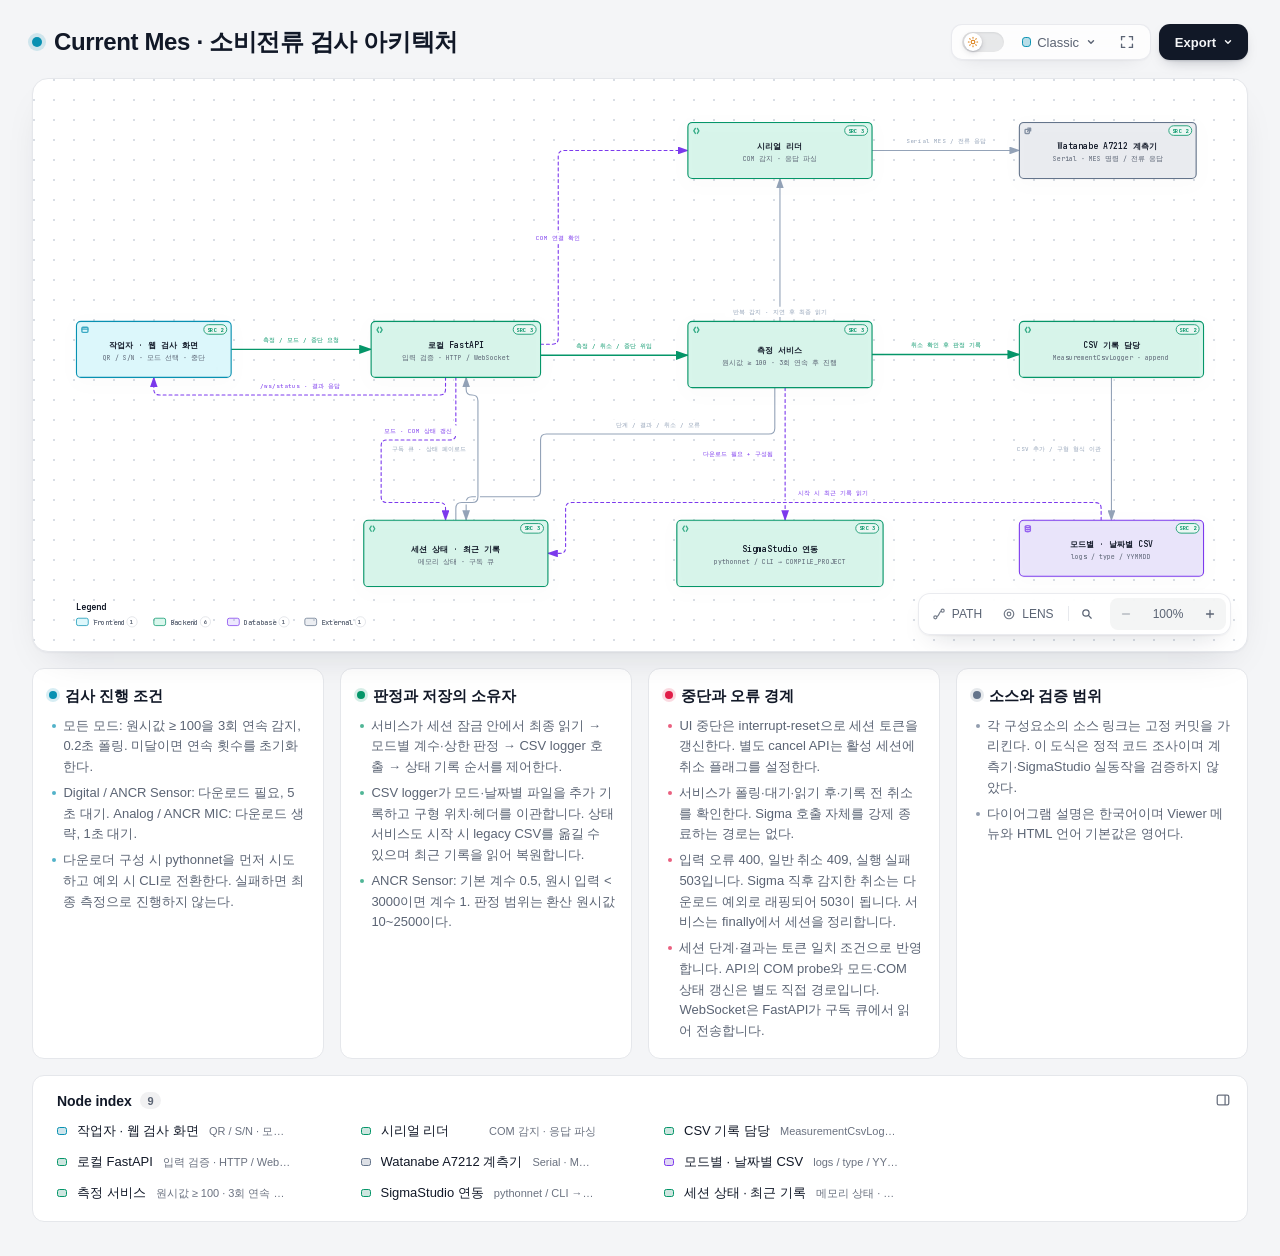
<file: docs/index.html>
<!doctype html>
<html lang="ko"><head><meta charset="utf-8"><meta name="viewport" content="width=device-width,initial-scale=1"><meta http-equiv="refresh" content="0; url=architecture/"><title>Current_Mes_Dev architecture</title></head><body><p><a href="architecture/">인터랙티브 아키텍처 열기</a></p></body></html>
</file>
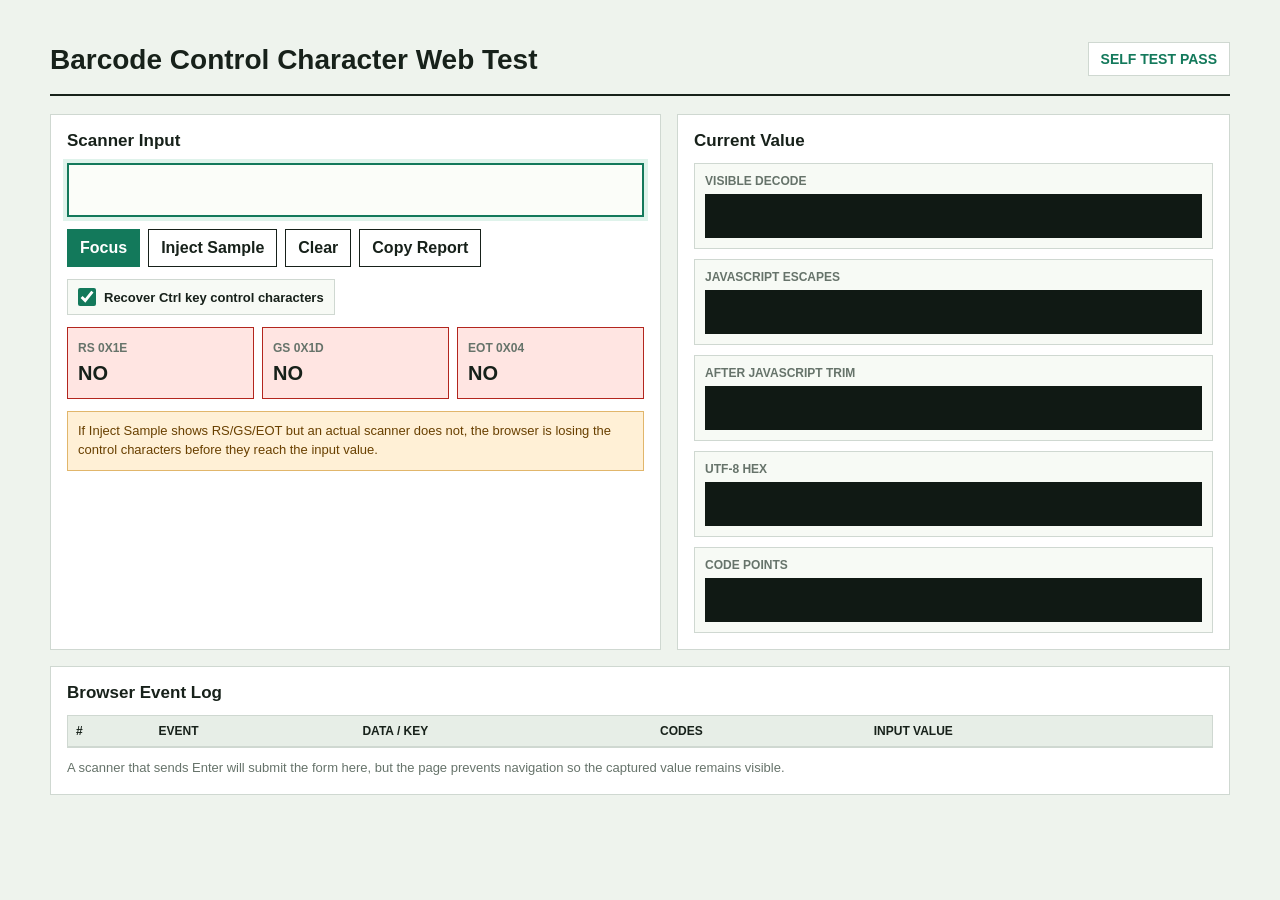
<file: tools/barcode/barcode_web_control_char_test.html>
<!doctype html>
<html lang="ko">
<head>
  <meta charset="utf-8">
  <meta name="viewport" content="width=device-width, initial-scale=1">
  <title>Barcode Control Character Web Test</title>
  <style>
    :root {
      --ink: #17211a;
      --muted: #66736a;
      --line: #cfd8d1;
      --panel: #f7faf5;
      --accent: #13795b;
      --accent-weak: #dff3eb;
      --warn: #b15c00;
      --warn-weak: #fff0d6;
      --bad: #b3261e;
      --bad-weak: #ffe5e2;
      --code-bg: #101914;
      --code-ink: #dff8e9;
    }

    * {
      box-sizing: border-box;
    }

    body {
      margin: 0;
      background: #eef3ed;
      color: var(--ink);
      font-family: "Segoe UI", "Malgun Gothic", sans-serif;
    }

    main {
      width: min(1180px, calc(100% - 32px));
      margin: 24px auto;
    }

    header {
      display: flex;
      align-items: end;
      justify-content: space-between;
      gap: 16px;
      padding: 18px 0;
      border-bottom: 2px solid var(--ink);
    }

    h1 {
      margin: 0;
      font-size: 28px;
      letter-spacing: 0;
    }

    .status {
      display: inline-flex;
      align-items: center;
      min-height: 34px;
      padding: 0 12px;
      border: 1px solid var(--line);
      background: white;
      font-size: 14px;
      font-weight: 700;
      white-space: nowrap;
    }

    .grid {
      display: grid;
      grid-template-columns: minmax(0, 1.05fr) minmax(320px, 0.95fr);
      gap: 16px;
      margin-top: 18px;
    }

    section {
      background: white;
      border: 1px solid var(--line);
      padding: 16px;
    }

    h2 {
      margin: 0 0 12px;
      font-size: 17px;
    }

    .scan-input {
      width: 100%;
      height: 54px;
      border: 2px solid var(--ink);
      padding: 0 14px;
      color: var(--ink);
      background: #fbfdf9;
      font-size: 20px;
      font-weight: 700;
      outline: none;
    }

    .scan-input:focus {
      border-color: var(--accent);
      box-shadow: 0 0 0 4px var(--accent-weak);
    }

    .button-row {
      display: flex;
      flex-wrap: wrap;
      gap: 8px;
      margin-top: 12px;
    }

    button {
      min-height: 38px;
      border: 1px solid var(--ink);
      padding: 0 12px;
      color: var(--ink);
      background: white;
      font: inherit;
      font-weight: 700;
      cursor: pointer;
    }

    button:hover {
      background: var(--accent-weak);
    }

    .primary {
      color: white;
      background: var(--accent);
      border-color: var(--accent);
    }

    .primary:hover {
      background: #0f674d;
    }

    .metrics {
      display: grid;
      grid-template-columns: repeat(3, 1fr);
      gap: 8px;
      margin-top: 12px;
    }

    .metric {
      min-height: 72px;
      border: 1px solid var(--line);
      padding: 10px;
      background: var(--panel);
    }

    .metric strong {
      display: block;
      margin-top: 6px;
      font-size: 20px;
    }

    .metric span {
      color: var(--muted);
      font-size: 12px;
      font-weight: 700;
      text-transform: uppercase;
    }

    .present {
      background: var(--accent-weak);
      border-color: var(--accent);
    }

    .missing {
      background: var(--bad-weak);
      border-color: var(--bad);
    }

    .readouts {
      display: grid;
      gap: 10px;
    }

    .readout {
      border: 1px solid var(--line);
      background: var(--panel);
      padding: 10px;
    }

    .readout label {
      display: block;
      margin-bottom: 6px;
      color: var(--muted);
      font-size: 12px;
      font-weight: 800;
      text-transform: uppercase;
    }

    code,
    pre {
      font-family: Consolas, "Cascadia Mono", monospace;
      letter-spacing: 0;
    }

    pre {
      min-height: 44px;
      max-height: 180px;
      margin: 0;
      overflow: auto;
      white-space: pre-wrap;
      word-break: break-all;
      color: var(--code-ink);
      background: var(--code-bg);
      padding: 10px;
      line-height: 1.45;
    }

    .event-wrap {
      grid-column: 1 / -1;
    }

    .table-shell {
      max-height: 380px;
      overflow: auto;
      border: 1px solid var(--line);
    }

    table {
      width: 100%;
      border-collapse: collapse;
      font-size: 13px;
    }

    th,
    td {
      border-bottom: 1px solid var(--line);
      padding: 8px;
      text-align: left;
      vertical-align: top;
    }

    th {
      position: sticky;
      top: 0;
      z-index: 1;
      background: #e7eee7;
      font-size: 12px;
      text-transform: uppercase;
    }

    td code {
      color: #0f3f30;
      white-space: pre-wrap;
      word-break: break-all;
    }

    .note {
      margin: 10px 0 0;
      color: var(--muted);
      font-size: 13px;
      line-height: 1.5;
    }

    .warning {
      margin-top: 12px;
      border: 1px solid #e1b66b;
      background: var(--warn-weak);
      padding: 10px;
      color: #694000;
      font-size: 13px;
      line-height: 1.45;
    }

    .option {
      display: flex;
      align-items: center;
      gap: 8px;
      width: fit-content;
      margin-top: 12px;
      border: 1px solid var(--line);
      background: var(--panel);
      padding: 8px 10px;
      font-size: 13px;
      font-weight: 700;
      cursor: pointer;
    }

    .option input {
      width: 18px;
      height: 18px;
      margin: 0;
      accent-color: var(--accent);
    }

    .self-test-pass {
      color: var(--accent);
    }

    .self-test-fail {
      color: var(--bad);
    }

    @media (max-width: 840px) {
      main {
        width: min(100% - 20px, 1180px);
        margin-top: 10px;
      }

      header,
      .grid {
        display: block;
      }

      section,
      .event-wrap {
        margin-top: 12px;
      }

      .metrics {
        grid-template-columns: 1fr;
      }
    }
  </style>
</head>
<body>
  <main>
    <header>
      <h1>Barcode Control Character Web Test</h1>
      <div id="self-test-status" class="status">SELF TEST...</div>
    </header>

    <div class="grid">
      <section>
        <h2>Scanner Input</h2>
        <form id="scan-form" autocomplete="off">
          <input
            id="scan-input"
            class="scan-input"
            type="text"
            lang="en"
            inputmode="latin"
            autocomplete="off"
            autocapitalize="off"
            autocorrect="off"
            spellcheck="false"
            autofocus
          >
        </form>
        <div class="button-row">
          <button id="focus-button" class="primary" type="button">Focus</button>
          <button id="sample-button" type="button">Inject Sample</button>
          <button id="clear-button" type="button">Clear</button>
          <button id="copy-button" type="button">Copy Report</button>
        </div>
        <label class="option">
          <input id="recover-control-keys" type="checkbox" checked>
          Recover Ctrl key control characters
        </label>
        <div class="metrics">
          <div id="rs-metric" class="metric missing">
            <span>RS 0x1E</span>
            <strong>NO</strong>
          </div>
          <div id="gs-metric" class="metric missing">
            <span>GS 0x1D</span>
            <strong>NO</strong>
          </div>
          <div id="eot-metric" class="metric missing">
            <span>EOT 0x04</span>
            <strong>NO</strong>
          </div>
        </div>
        <div class="warning">
          If Inject Sample shows RS/GS/EOT but an actual scanner does not, the browser is losing the control characters before they reach the input value.
        </div>
      </section>

      <section>
        <h2>Current Value</h2>
        <div class="readouts">
          <div class="readout">
            <label>Visible Decode</label>
            <pre id="visible-output"></pre>
          </div>
          <div class="readout">
            <label>JavaScript Escapes</label>
            <pre id="escaped-output"></pre>
          </div>
          <div class="readout">
            <label>After JavaScript Trim</label>
            <pre id="trimmed-output"></pre>
          </div>
          <div class="readout">
            <label>UTF-8 Hex</label>
            <pre id="hex-output"></pre>
          </div>
          <div class="readout">
            <label>Code Points</label>
            <pre id="codepoint-output"></pre>
          </div>
        </div>
      </section>

      <section class="event-wrap">
        <h2>Browser Event Log</h2>
        <div class="table-shell">
          <table>
            <thead>
              <tr>
                <th>#</th>
                <th>Event</th>
                <th>Data / Key</th>
                <th>Codes</th>
                <th>Input Value</th>
              </tr>
            </thead>
            <tbody id="event-log"></tbody>
          </table>
        </div>
        <p class="note">A scanner that sends Enter will submit the form here, but the page prevents navigation so the captured value remains visible.</p>
      </section>
    </div>
  </main>

  <script>
    const RS = '\x1e';
    const GS = '\x1d';
    const EOT = '\x04';
    const SAMPLE = `[)>${RS}06${GS}VRZWP${GS}96398GR500${GS}T251226${EOT}`;
    const CONTROL_LABELS = new Map([
      [RS, 'RS'],
      [GS, 'GS'],
      [EOT, 'EOT'],
    ]);

    const scanForm = document.querySelector('#scan-form');
    const scanInput = document.querySelector('#scan-input');
    const visibleOutput = document.querySelector('#visible-output');
    const escapedOutput = document.querySelector('#escaped-output');
    const trimmedOutput = document.querySelector('#trimmed-output');
    const hexOutput = document.querySelector('#hex-output');
    const codepointOutput = document.querySelector('#codepoint-output');
    const eventLog = document.querySelector('#event-log');
    const selfTestStatus = document.querySelector('#self-test-status');
    const focusButton = document.querySelector('#focus-button');
    const sampleButton = document.querySelector('#sample-button');
    const clearButton = document.querySelector('#clear-button');
    const copyButton = document.querySelector('#copy-button');
    const recoverControlKeys = document.querySelector('#recover-control-keys');
    const metrics = {
      [RS]: document.querySelector('#rs-metric'),
      [GS]: document.querySelector('#gs-metric'),
      [EOT]: document.querySelector('#eot-metric'),
    };

    let eventIndex = 0;
    const eventHistory = [];

    function escapeHtml(value) {
      return String(value)
        .replaceAll('&', '&amp;')
        .replaceAll('<', '&lt;')
        .replaceAll('>', '&gt;')
        .replaceAll('"', '&quot;')
        .replaceAll("'", '&#039;');
    }

    function visibleText(value) {
      return Array.from(value, (character) => {
        const label = CONTROL_LABELS.get(character);
        if (label) {
          return `<${label}>`;
        }

        const codePoint = character.codePointAt(0);
        if (codePoint < 32 || codePoint === 127) {
          return `<0x${codePoint.toString(16).toUpperCase().padStart(2, '0')}>`;
        }

        return character;
      }).join('');
    }

    function jsEscapes(value) {
      return Array.from(value, (character) => {
        const codePoint = character.codePointAt(0);
        if (codePoint < 32 || codePoint === 127) {
          return `\\x${codePoint.toString(16).toUpperCase().padStart(2, '0')}`;
        }

        if (codePoint > 126) {
          return `\\u{${codePoint.toString(16).toUpperCase()}}`;
        }

        if (character === '\\') {
          return '\\\\';
        }

        return character;
      }).join('');
    }

    function utf8Hex(value) {
      return Array.from(new TextEncoder().encode(value), (byte) => (
        byte.toString(16).toUpperCase().padStart(2, '0')
      )).join(' ');
    }

    function codePoints(value) {
      return Array.from(value, (character, index) => {
        const label = CONTROL_LABELS.get(character) || character;
        const renderedLabel = CONTROL_LABELS.has(character) ? `<${label}>` : label;
        return `${index}:${renderedLabel}=U+${character.codePointAt(0).toString(16).toUpperCase().padStart(4, '0')}`;
      }).join(' ');
    }

    function controlCharacterFromCode(code) {
      if (code === RS.codePointAt(0)) {
        return RS;
      }

      if (code === GS.codePointAt(0)) {
        return GS;
      }

      if (code === EOT.codePointAt(0)) {
        return EOT;
      }

      return null;
    }

    function controlCharacterFromKeyEvent(event) {
      if (event.key && event.key.length === 1) {
        const directCharacter = controlCharacterFromCode(event.key.codePointAt(0));
        if (directCharacter !== null) {
          return directCharacter;
        }
      }

      const characterCode = event.charCode || event.which || event.keyCode || 0;
      const characterFromCode = controlCharacterFromCode(characterCode);
      if (characterFromCode !== null) {
        return characterFromCode;
      }

      if (!event.ctrlKey || event.altKey || event.metaKey) {
        return null;
      }

      const key = event.key || '';
      const code = event.code || '';
      if (key.length === 1) {
        const controlCode = key.toUpperCase().codePointAt(0) & 0x1F;
        if (controlCode === RS.codePointAt(0)) {
          return RS;
        }

        if (controlCode === GS.codePointAt(0)) {
          return GS;
        }

        if (controlCode === EOT.codePointAt(0)) {
          return EOT;
        }
      }

      if (code === 'Digit6') {
        return RS;
      }

      if (code === 'BracketRight') {
        return GS;
      }

      if (code === 'KeyD') {
        return EOT;
      }

      return null;
    }

    function insertAtCursor(input, value) {
      const start = input.selectionStart ?? input.value.length;
      const end = input.selectionEnd ?? input.value.length;
      input.value = `${input.value.slice(0, start)}${value}${input.value.slice(end)}`;
      const cursorPosition = start + value.length;
      input.setSelectionRange(cursorPosition, cursorPosition);
    }

    function recoverControlKey(event) {
      if (!recoverControlKeys.checked) {
        return;
      }

      const controlCharacter = controlCharacterFromKeyEvent(event);
      if (controlCharacter === null) {
        return;
      }

      event.preventDefault();
      insertAtCursor(scanInput, controlCharacter);
      updateReadouts();
    }

    function setMetric(character, isPresent) {
      const metric = metrics[character];
      metric.className = `metric ${isPresent ? 'present' : 'missing'}`;
      metric.querySelector('strong').textContent = isPresent ? 'YES' : 'NO';
    }

    function updateReadouts() {
      const value = scanInput.value;
      visibleOutput.textContent = visibleText(value);
      escapedOutput.textContent = jsEscapes(value);
      trimmedOutput.textContent = jsEscapes(value.trim());
      hexOutput.textContent = utf8Hex(value);
      codepointOutput.textContent = codePoints(value);
      setMetric(RS, value.includes(RS));
      setMetric(GS, value.includes(GS));
      setMetric(EOT, value.includes(EOT));
    }

    function eventCodes(event) {
      const parts = [];
      for (const key of ['key', 'code', 'keyCode', 'which', 'charCode', 'inputType']) {
        if (event[key] !== undefined && event[key] !== '') {
          parts.push(`${key}=${event[key]}`);
        }
      }

      if (event.ctrlKey || event.altKey || event.shiftKey || event.metaKey) {
        parts.push(`modifiers=${[
          event.ctrlKey ? 'Ctrl' : '',
          event.altKey ? 'Alt' : '',
          event.shiftKey ? 'Shift' : '',
          event.metaKey ? 'Meta' : '',
        ].filter(Boolean).join('+')}`);
      }

      return parts.join(' | ');
    }

    function eventData(event) {
      if (event.data !== undefined && event.data !== null) {
        return event.data;
      }

      if (event.clipboardData) {
        return event.clipboardData.getData('text/plain');
      }

      if (event.key && event.key.length === 1) {
        return event.key;
      }

      return '';
    }

    function eventSource(event) {
      if (event.target === scanInput) {
        return 'input';
      }

      if (event.target?.id) {
        return `#${event.target.id}`;
      }

      if (event.target?.tagName) {
        return event.target.tagName.toLowerCase();
      }

      return 'document';
    }

    function eventSnapshot(event) {
      const data = eventData(event);
      return {
        index: eventIndex,
        source: eventSource(event),
        type: event.type,
        data: visibleText(data),
        codes: eventCodes(event),
        value: visibleText(scanInput.value),
      };
    }

    function logEvent(event) {
      const value = scanInput.value;
      const data = eventData(event);
      eventIndex += 1;
      const snapshot = eventSnapshot(event);
      snapshot.index = eventIndex;
      eventHistory.unshift(snapshot);
      while (eventHistory.length > 80) {
        eventHistory.pop();
      }

      const row = document.createElement('tr');
      row.innerHTML = `
        <td>${eventIndex}</td>
        <td><code>${escapeHtml(`${snapshot.source}:${event.type}`)}</code></td>
        <td><code>${escapeHtml(visibleText(data))}</code></td>
        <td><code>${escapeHtml(eventCodes(event))}</code></td>
        <td><code>${escapeHtml(visibleText(value))}</code></td>
      `;
      eventLog.prepend(row);

      while (eventLog.children.length > 80) {
        eventLog.lastElementChild.remove();
      }
    }

    function buildReport() {
      const value = scanInput.value;
      const reportLines = [
        'Barcode Control Character Web Test',
        `ctrl_recovery_enabled=${recoverControlKeys.checked}`,
        `visible=${visibleText(value)}`,
        `js_escapes=${jsEscapes(value)}`,
        `js_trimmed_escapes=${jsEscapes(value.trim())}`,
        `utf8_hex=${utf8Hex(value)}`,
        `code_points=${codePoints(value)}`,
        `contains_rs=${value.includes(RS)}`,
        `contains_gs=${value.includes(GS)}`,
        `contains_eot=${value.includes(EOT)}`,
        '',
        'Recent browser events:',
      ];

      if (eventHistory.length === 0) {
        reportLines.push('(none)');
      } else {
        for (const item of eventHistory.slice(0, 20).reverse()) {
          reportLines.push(
            `${item.index}. ${item.source}:${item.type} data=${item.data} codes=${item.codes} value=${item.value}`
          );
        }
      }

      return reportLines.join('\n');
    }

    function runSelfTest() {
      const selfTestValue = `A${RS}B${GS}C${EOT}D`;
      const checks = [
        visibleText(selfTestValue) === 'A<RS>B<GS>C<EOT>D',
        jsEscapes(selfTestValue) === 'A\\x1EB\\x1DC\\x04D',
        jsEscapes(selfTestValue.trim()) === 'A\\x1EB\\x1DC\\x04D',
        controlCharacterFromKeyEvent({ ctrlKey: true, altKey: false, metaKey: false, key: '^', code: 'Digit6' }) === RS,
        controlCharacterFromKeyEvent({ ctrlKey: true, altKey: false, metaKey: false, key: ']', code: 'BracketRight' }) === GS,
        controlCharacterFromKeyEvent({ ctrlKey: true, altKey: false, metaKey: false, key: 'd', code: 'KeyD' }) === EOT,
        controlCharacterFromKeyEvent({ ctrlKey: false, altKey: false, metaKey: false, key: RS, code: 'AltLeft', charCode: 30 }) === RS,
        controlCharacterFromKeyEvent({ ctrlKey: false, altKey: false, metaKey: false, key: GS, code: 'AltLeft', charCode: 29 }) === GS,
        controlCharacterFromKeyEvent({ ctrlKey: false, altKey: false, metaKey: false, key: EOT, code: 'AltLeft', charCode: 4 }) === EOT,
        utf8Hex(selfTestValue) === '41 1E 42 1D 43 04 44',
        codePoints(selfTestValue).includes('<RS>=U+001E'),
        codePoints(selfTestValue).includes('<GS>=U+001D'),
        codePoints(selfTestValue).includes('<EOT>=U+0004'),
      ];

      const passed = checks.every(Boolean);
      selfTestStatus.textContent = passed ? 'SELF TEST PASS' : 'SELF TEST FAIL';
      selfTestStatus.className = `status ${passed ? 'self-test-pass' : 'self-test-fail'}`;
      return passed;
    }

    scanInput.addEventListener('keydown', recoverControlKey, true);
    scanInput.addEventListener('keypress', recoverControlKey, true);

    function recoverDocumentControlKey(event) {
      if (event.target === scanInput) {
        return;
      }

      recoverControlKey(event);
      window.setTimeout(() => {
        logEvent(event);
        updateReadouts();
      }, 0);
    }

    document.addEventListener('keydown', recoverDocumentControlKey, true);
    document.addEventListener('keypress', recoverDocumentControlKey, true);

    for (const eventType of ['keydown', 'keypress', 'beforeinput', 'input', 'paste', 'keyup']) {
      scanInput.addEventListener(eventType, (event) => {
        window.setTimeout(() => {
          logEvent(event);
          updateReadouts();
        }, 0);
      });
    }

    scanForm.addEventListener('submit', (event) => {
      event.preventDefault();
      logEvent(event);
      updateReadouts();
    });

    focusButton.addEventListener('click', () => {
      scanInput.focus();
      scanInput.select();
    });

    sampleButton.addEventListener('click', () => {
      scanInput.value = SAMPLE;
      updateReadouts();
      scanInput.focus();
    });

    clearButton.addEventListener('click', () => {
      scanInput.value = '';
      eventLog.innerHTML = '';
      eventIndex = 0;
      eventHistory.length = 0;
      updateReadouts();
      scanInput.focus();
    });

    copyButton.addEventListener('click', async () => {
      await navigator.clipboard.writeText(buildReport());
      copyButton.textContent = 'Copied';
      window.setTimeout(() => {
        copyButton.textContent = 'Copy Report';
      }, 900);
      scanInput.focus();
    });

    runSelfTest();
    updateReadouts();
    window.setTimeout(() => scanInput.focus(), 0);
  </script>
</body>
</html>
</file>
